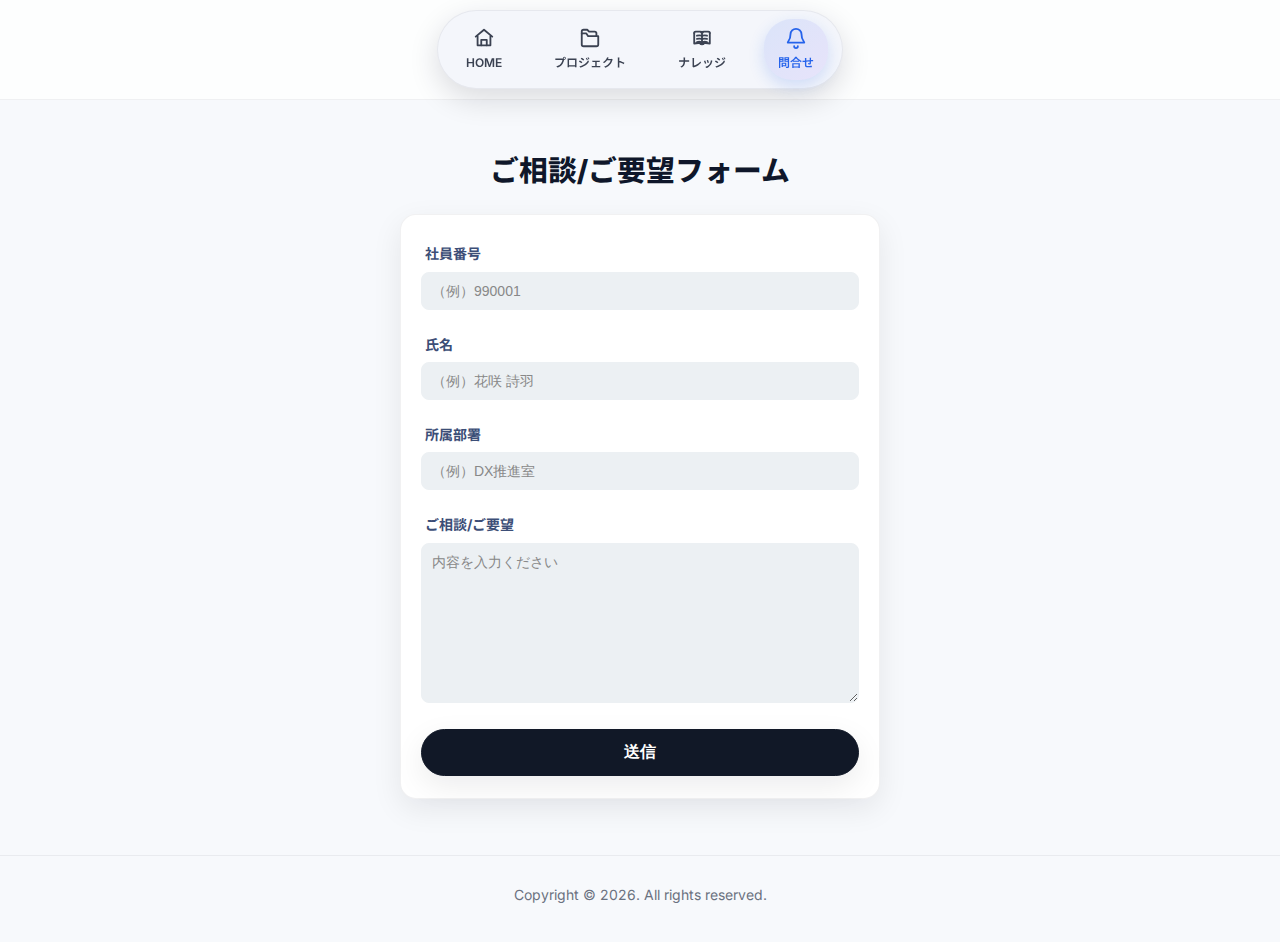
<file: form.html>
<!DOCTYPE html>
<html lang="ja">
<head>
  <meta charset="UTF-8" />
  <meta name="viewport" content="width=device-width,initial-scale=1" />
  <title>ご相談/ご要望フォーム</title>
  <link rel="preconnect" href="https://fonts.googleapis.com">
  <link rel="preconnect" href="https://fonts.gstatic.com" crossorigin>
  <link href="https://fonts.googleapis.com/css2?family=Inter:wght@400;500;600;700;800&family=Noto+Sans+JP:wght@400;500;700;900&display=swap" rel="stylesheet">
  <link rel="stylesheet" href="form_style.css">
</head>
<body>

  <!-- ===== Top Navigation (TOPと同デザインの簡易版) ===== -->
  <div class="topnav-wrap">
    <nav class="topnav container">
      <div class="pill" id="magnet">
        <!-- hrefは実際のTOP/各ページに合わせて調整してください -->
        <a class="nav-item" href="index.html" aria-current="page">
          <span class="nav-ico" aria-hidden="true">
            <svg viewBox="0 0 24 24" width="22" height="22" fill="none" stroke="currentColor" stroke-width="2" stroke-linecap="round" stroke-linejoin="round"><path d="M3 10.5 12 3l9 7.5"/><path d="M5 10v10h14V10"/><path d="M9 20v-6h6v6"/></svg>
          </span>
          <span>HOME</span>
        </a>
        <a class="nav-item" href="project-overview.html">
          <span class="nav-ico" aria-hidden="true">
            <svg viewBox="0 0 24 24" width="22" height="22" fill="none" stroke="currentColor" stroke-width="2" stroke-linecap="round" stroke-linejoin="round"><path d="M3 7h5l2 3h11v9a2 2 0 0 1-2 2H5a2 2 0 0 1-2-2z"/><path d="M3 7V5a2 2 0 0 1 2-2h4l2 2h6a2 2 0 0 1 2 2v3"/></svg>
          </span>
          <span>プロジェクト</span>
        </a>
        <a class="nav-item" href="index.html#narrative">
          <span class="nav-ico" aria-hidden="true">
            <svg viewBox="0 0 24 24" width="22" height="22" fill="none" stroke="currentColor" stroke-width="2" stroke-linecap="round" stroke-linejoin="round">
              <path d="M3.5 6.5V18c4-.9 7-.9 10 .6"/><path d="M3.5 6.5C3.5 5.7 4.2 5 5 5h5c1.2 0 2.3.4 3 1"/>
              <path d="M20.5 6.5V18c-4-.9-7-.9-10 .6"/><path d="M20.5 6.5C20.5 5.7 19.8 5 19 5h-5c-1.2 0-2.3.4-3 1"/>
              <path d="M12 6v13"/><path d="M6.5 9.5c1.7-.5 3.3-.5 5 0"/><path d="M6.5 13c1.7-.5 3.3-.5 5 0"/><path d="M6.5 16.5c1.7-.5 3.3-.5 5 0"/><path d="M12.5 9.5c1.7-.5 3.3-.5 5 0"/><path d="M12.5 13c1.7-.5 3.3-.5 5 0"/><path d="M12.5 16.5c1.7-.5 3.3-.5 5 0"/>
            </svg>
          </span>
          <span>ナレッジ</span>
        </a>
        <a class="nav-item active" href="form.html">
          <span class="nav-ico" aria-hidden="true">
            <svg viewBox="0 0 24 24" width="22" height="22" fill="none" stroke="currentColor" stroke-width="2" stroke-linecap="round" stroke-linejoin="round"><path d="M6 8a6 6 0 1 1 12 0c0 7 3 7 3 9H3c0-2 3-2 3-9"/><path d="M10 21a2 2 0 0 0 4 0"/></svg>
          </span>
          <span>問合せ</span>
        </a>
      </div>
    </nav>
  </div>

  <!-- ===== Main ===== -->
  <main class="container">
    <h2 class="form-title">ご相談/ご要望フォーム</h2>

    <form 
      id="contactForm"
      action="https://docs.google.com/forms/u/0/d/e/1FAIpQLSeDwjKm_8naSOG4VbMcsxKIEKcFzQKLn_CNjanvHVF0347CSw/formResponse"
      method="POST"
      class="c-form card"
      target="hidden_iframe"
      onsubmit="submitted=true;"
    >
      <div class="c-form__item">
        <label class="c-form__label" for="field-empcode">社員番号</label>
        <input
          name="entry.1696159737"
          class="c-form__input"
          id="field-empcode"
          placeholder="（例）990001"
          type="text"
          required="required"
        />
      </div>

      <div class="c-form__item">
        <label class="c-form__label" for="field-name">氏名</label>
        <input
          name="entry.279570395"
          class="c-form__input"
          id="field-name"
          placeholder="（例）花咲 詩羽"
          type="text"
          required="required"
        />
      </div>

      <div class="c-form__item">
        <label class="c-form__label" for="field-division">所属部署</label>
        <input
          name="entry.2067136364"
          class="c-form__input"
          id="field-division"
          placeholder="（例）DX推進室"
          type="text"
          required="required"
        />
      </div>

      <div class="c-form__item">
        <label class="c-form__label" for="field-message">ご相談/ご要望</label>
        <textarea
          name="entry.879531967"
          class="c-form__input"
          id="field-message"
          placeholder="内容を入力ください"
        ></textarea>
      </div>

      <div class="c-form__submit">
        <button type="submit" class="btn">送信</button>
      </div>
    </form>

    <!-- Googleフォームの応答を隠すためのiframe -->
    <iframe name="hidden_iframe" style="display:none;"></iframe>
  </main>

  <!-- ===== Footer ===== -->
  <footer class="site-footer">
    <div class="container">Copyright © <span id="year"></span>. All rights reserved.</div>
  </footer>

  <script>
    // 送信後Thanksへ
    let submitted = false;
    document.querySelector("iframe[name='hidden_iframe']").addEventListener("load", function() {
      if (submitted) {
        window.location.href = "thanks.html";
      }
    });
    // 年
    document.getElementById('year').textContent = new Date().getFullYear();

    // 簡易マグネット（視覚だけ）
    (function(){
      const wrap=document.getElementById('magnet');
      if(!wrap) return;
      const items=[...wrap.querySelectorAll('.nav-item')];
      wrap.addEventListener('mousemove', e=>{
        const rect = wrap.getBoundingClientRect();
        const mx = e.clientX - rect.left, my = e.clientY - rect.top;
        items.forEach(it=>{
          const r = it.getBoundingClientRect();
          const cx = r.left - rect.left + r.width/2;
          const cy = r.top  - rect.top  + r.height/2;
          const dx = (mx-cx)/r.width, dy=(my-cy)/r.height;
          it.style.transform = `translate(${dx*6}px,${dy*6}px)`;
        });
      });
      wrap.addEventListener('mouseleave', ()=>items.forEach(it=>it.style.transform=''));
    })();
  </script>
</body>
</html>
</file>
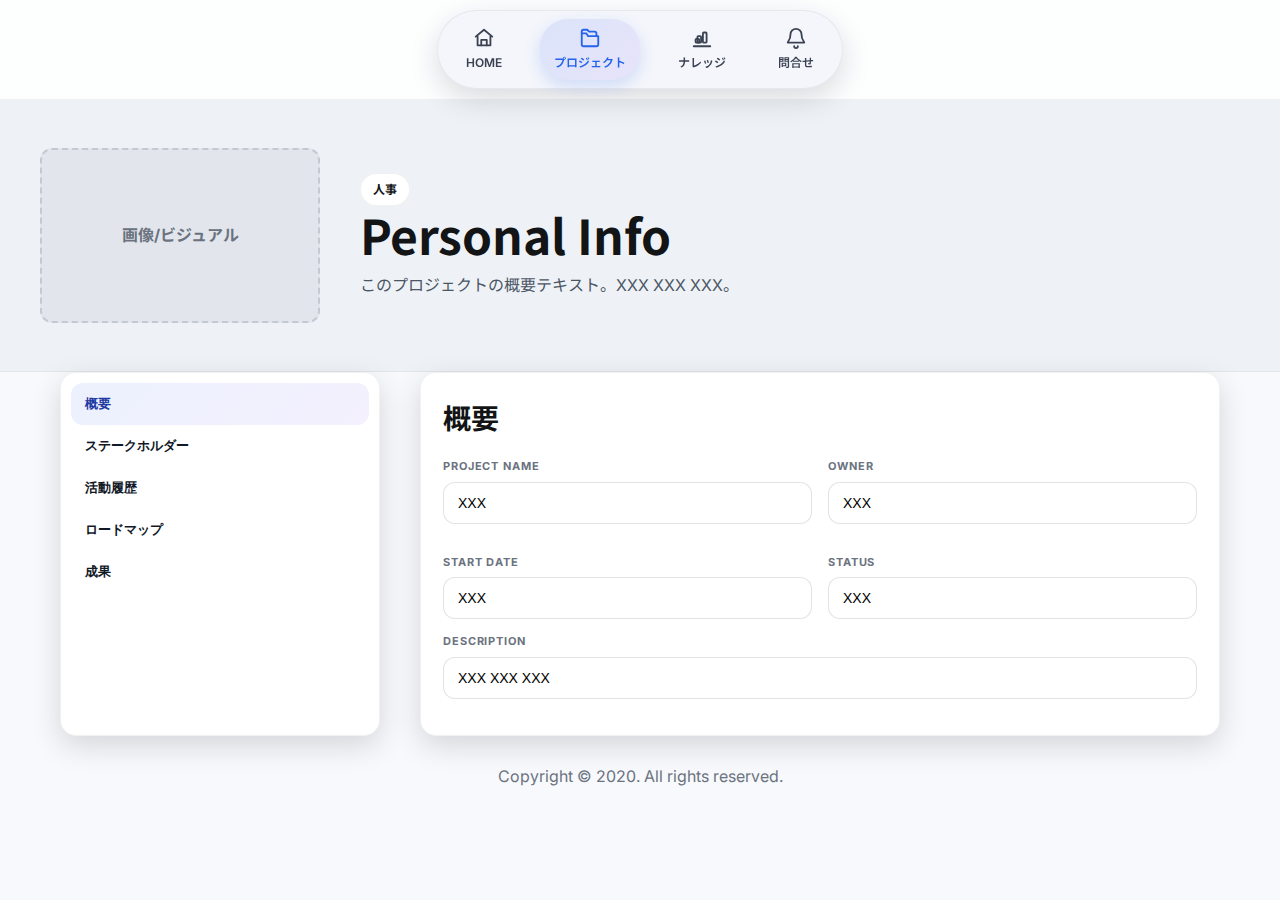
<file: project-personal-info.html>
<!doctype html>
<html lang="ja">
<head>
  <meta charset="utf-8" />
  <meta name="viewport" content="width=device-width, initial-scale=1" />
  <title>Personal Info | DX推進ポータル</title>
  <meta name="description" content="プロジェクト詳細 - Personal Info" />
  <link rel="preconnect" href="https://fonts.googleapis.com">
  <link rel="preconnect" href="https://fonts.gstatic.com" crossorigin>
  <link href="https://fonts.googleapis.com/css2?family=Inter:wght@400;500;600;700;800&family=Noto+Sans+JP:wght@400;500;700;900&display=swap" rel="stylesheet">
  <style>
    /* ==== base (index.html と同じ) ==== */
    :root{--bg:#0b0f1a;--surface:#ffffff;--text:#121416;--muted:#6b7280;--brand:#2563eb;--brand-2:#8b5cf6;--shadow:0 10px 30px rgba(2,6,23,.14);--radius:16px}
    *{box-sizing:border-box} html,body{margin:0;padding:0}
    body{font-family:"Inter","Noto Sans JP",system-ui,-apple-system,Segoe UI,Roboto,Helvetica,Arial,"Apple Color Emoji","Segoe UI Emoji";color:var(--text);background:#f7f9fc;line-height:1.6}
    a{color:inherit;text-decoration:none} .container{max-width:1200px;margin:0 auto;padding:0 20px}
    .topnav-wrap{position:sticky;top:0;z-index:50;background:rgba(255,255,255,.75);backdrop-filter: blur(10px);border-bottom:1px solid rgba(15,23,42,.06)}
    .topnav{display:flex;gap:14px;align-items:center;justify-content:center;padding:10px 8px}
    .pill{display:flex;gap:24px;align-items:center;justify-content:center;background:#f4f6fb;border:1px solid rgba(15,23,42,.06);border-radius:46px;padding:8px 14px;box-shadow:var(--shadow)}
    .nav-item{display:flex;flex-direction:column;align-items:center;gap:4px;padding:8px 14px;border-radius:28px;font-size:12px;color:#3b4252;font-weight:600;transition: all .2s ease}
    .nav-item:hover{background:#fff} .nav-item.active{background:linear-gradient(135deg,rgba(37,99,235,.12),rgba(139,92,246,.12));color:var(--brand);box-shadow:0 6px 16px rgba(37,99,235,.18)}
    .nav-ico{width:22px;height:22px;display:grid;place-items:center}
    footer{padding:28px 0 56px;color:#6b7280;text-align:center}

    /* ==== sub hero ==== */
    .subhero{background:#eef2f6;border-bottom:1px solid rgba(15,23,42,.06)}
    .subhero-inner{display:grid;grid-template-columns:280px 1fr;gap:40px;align-items:center;padding:48px 0}
    .placeholder{width:100%;aspect-ratio:16/10;border-radius:12px;background:#959dad22;border:2px dashed #959dad66;display:grid;place-items:center;color:#6b7280;font-weight:700}
    .lead h1{font-family:"Noto Sans JP";font-size:48px;line-height:1.2;margin:0 0 10px}
    .lead p{color:#4b5563;margin:0}
    .chip{display:inline-flex;align-items:center;gap:8px;padding:6px 12px;border-radius:999px;background:#fff;border:1px solid rgba(15,23,42,.06);font-size:12px;font-weight:700}

    /* ==== main grid ==== */
    main{padding:56px 0}
    .detail-grid{display:grid;grid-template-columns:320px 1fr;gap:40px}
    .card{background:#fff;border:1px solid rgba(15,23,42,.06);border-radius:16px;box-shadow:var(--shadow)}

    /* ==== sidenav (tab) ==== */
    .sidenav{padding:10px}
    .sidenav button{
      width:100%; display:flex; align-items:center; gap:10px;
      padding:12px 14px; border-radius:12px; color:#111827; font-weight:600;
      background:transparent; border:none; text-align:left; cursor:pointer;
    }
    .sidenav button:hover{background:#f3f4f6}
    .sidenav button[aria-selected="true"]{
      background:linear-gradient(135deg,rgba(37,99,235,.09),rgba(139,92,246,.09));color:#1f3aa2
    }
    .sidenav .icon{width:18px;height:18px;opacity:.8}

    /* ==== content ==== */
    h2{font-family:"Noto Sans JP";font-size:28px;margin:0 0 18px}
    .section{padding:22px}
    .section + .section{border-top:1px dashed rgba(15,23,42,.08)}
    .tabpanel{display:block}
    .tabpanel.hidden{display:none}

    /* ==== form ==== */
    .grid-2{display:grid;grid-template-columns:1fr 1fr;gap:16px}
    label{display:block;font-size:11px;letter-spacing:.08em;color:#6b7280;margin:0 0 6px;font-weight:700}
    .input{width:100%;padding:12px 14px;border-radius:12px;border:1px solid rgba(15,23,42,.12);background:#fff;font-size:14px}
    .input:focus{outline:none;box-shadow:0 0 0 3px rgba(37,99,235,.25)}
    .input-group{margin-bottom:14px}
    .actions{display:flex;gap:12px;margin-top:12px}
    .btn{display:inline-flex;align-items:center;gap:8px;padding:10px 16px;border-radius:999px;background:#111827;color:#fff;font-weight:700;border:none;cursor:pointer}
    .btn-light{background:#fff;color:#111827;border:1px solid rgba(15,23,42,.12)}
    .verify{white-space:nowrap}

    /* responsive */
    @media (max-width: 980px){
      .subhero-inner{grid-template-columns:1fr;gap:24px}
      .detail-grid{grid-template-columns:1fr}
    }
  </style>
</head>
<body>
  <!-- ==== Header（indexと同じ） ==== -->
  <div class="topnav-wrap">
    <nav class="topnav container">
      <div class="pill">
        <a class="nav-item" href="index.html">
          <span class="nav-ico" aria-hidden="true">
            <svg viewBox="0 0 24 24" fill="none" stroke="currentColor" stroke-width="2" stroke-linecap="round" stroke-linejoin="round" width="22" height="22"><path d="M3 10.5 12 3l9 7.5"/><path d="M5 10v10h14V10"/><path d="M9 20v-6h6v6"/></svg>
          </span>
          <span>HOME</span>
        </a>
        <a class="nav-item active" href="index.html#projects">
          <span class="nav-ico" aria-hidden="true">
            <svg viewBox="0 0 24 24" fill="none" stroke="currentColor" stroke-width="2" stroke-linecap="round" stroke-linejoin="round"><path d="M3 7h5l2 3h11v9a2 2 0 0 1-2 2H5a2 2 0 0 1-2-2z"/><path d="M3 7V5a2 2 0 0 1 2-2h4l2 2h6a2 2 0 0 1 2 2v3"/></svg>
          </span>
          <span>プロジェクト</span>
        </a>
        <a class="nav-item" href="index.html#narrative">
          <span class="nav-ico" aria-hidden>
            <svg viewBox="0 0 24 24" fill="none" stroke="currentColor" stroke-width="2" stroke-linecap="round" stroke-linejoin="round"><path d="M3 21h18"/><rect x="7" y="10" width="4" height="7" rx="1"/><rect x="13" y="6" width="4" height="11" rx="1"/><rect x="1" y="13" width="4" height="4" rx="1" transform="translate(4 0)"/></svg>
          </span>
          <span>ナレッジ</span>
        </a>
        <a class="nav-item" href="index.html#contact">
          <span class="nav-ico" aria-hidden>
            <svg viewBox="0 0 24 24" fill="none" stroke="currentColor" stroke-width="2" stroke-linecap="round" stroke-linejoin="round"><path d="M6 8a6 6 0 1 1 12 0c0 7 3 7 3 9H3c0-2 3-2 3-9"/><path d="M10 21a2 2 0 0 0 4 0"/></svg>
          </span>
          <span>問合せ</span>
        </a>
      </div>
    </nav>
  </div>

  <!-- ==== Sub hero ==== -->
  <section class="subhero">
    <div class="container subhero-inner">
      <div class="placeholder" aria-hidden="true">
        <div>画像/ビジュアル</div>
      </div>
      <div class="lead">
        <div class="chip">人事</div>
        <h1>Personal Info</h1>
        <p>このプロジェクトの概要テキスト。XXX XXX XXX。</p>
      </div>
    </div>
  </section>

  <!-- ==== Main ==== -->
  <main class="container">
    <div class="detail-grid">
      <!-- left: sidenav / tablist -->
      <aside class="card">
        <nav class="sidenav" role="tablist" aria-label="Project sections">
          <!-- 順番: 概要 / ステークホルダー / 活動履歴 / ロードマップ / 成果 -->
          <button type="button" role="tab" aria-selected="true" aria-controls="tab-overview"  id="tabbtn-overview"  data-target="tab-overview">概要</button>
          <button type="button" role="tab" aria-selected="false" aria-controls="tab-stake"     id="tabbtn-stake"     data-target="tab-stake">ステークホルダー</button>
          <button type="button" role="tab" aria-selected="false" aria-controls="tab-activity"  id="tabbtn-activity"  data-target="tab-activity">活動履歴</button>
          <button type="button" role="tab" aria-selected="false" aria-controls="tab-roadmap"   id="tabbtn-roadmap"   data-target="tab-roadmap">ロードマップ</button>
          <button type="button" role="tab" aria-selected="false" aria-controls="tab-outcome"   id="tabbtn-outcome"   data-target="tab-outcome">成果</button>
        </nav>
      </aside>

      <!-- right: tabpanels -->
      <section class="card">
        <!-- 概要（フォーム構成／値はXXX） -->
        <div class="section tabpanel" id="tab-overview" role="tabpanel" aria-labelledby="tabbtn-overview">
          <h2>概要</h2>
          <div class="grid-2">
            <div class="input-group">
              <label>PROJECT NAME</label>
              <input class="input" value="XXX" />
            </div>
            <div class="input-group">
              <label>OWNER</label>
              <input class="input" value="XXX" />
            </div>
            <div class="input-group">
              <label>START DATE</label>
              <input class="input" value="XXX" />
            </div>
            <div class="input-group">
              <label>STATUS</label>
              <input class="input" value="XXX" />
            </div>
          </div>
          <div class="input-group">
            <label>DESCRIPTION</label>
            <input class="input" value="XXX XXX XXX" />
          </div>
        </div>

        <!-- ステークホルダー（元のフォーム） -->
        <div class="section tabpanel hidden" id="tab-stake" role="tabpanel" aria-labelledby="tabbtn-stake">
          <h2>ステークホルダー</h2>
          <div class="grid-2">
            <div class="input-group">
              <label>DISPLAY NAME</label>
              <input class="input" placeholder="Enter your display name" />
            </div>
            <div class="input-group">
              <label>REAL NAME</label>
              <input class="input" value="PHAM TRAN LAN CAM NGOC" />
            </div>
            <div class="input-group">
              <label>PHONE</label>
              <input class="input" placeholder="Phone number" />
            </div>
            <div class="input-group">
              <label>EMAIL</label>
              <input class="input" value="sunieux@gmail.com" />
            </div>
          </div>

          <h2>Social</h2>
          <div class="grid-2">
            <div class="input-group">
              <label>WEBSITE</label>
              <input class="input" placeholder="Your site URL" />
            </div>
            <div class="input-group" style="display:flex; gap:8px; align-items:flex-end">
              <div style="flex:1">
                <label>TWITTER</label>
                <input class="input" placeholder="@twitter username" />
              </div>
              <button class="btn btn-light verify">Verify account</button>
            </div>
          </div>
          <div class="actions">
            <button class="btn">Save changes</button>
            <button class="btn btn-light">Cancel</button>
          </div>
        </div>

        <!-- 活動履歴（ステークホルダーと同じ項目構成／値はXXX） -->
        <div class="section tabpanel hidden" id="tab-activity" role="tabpanel" aria-labelledby="tabbtn-activity">
          <h2>活動履歴</h2>
          <div class="grid-2">
            <div class="input-group">
              <label>DISPLAY NAME</label>
              <input class="input" value="XXX" />
            </div>
            <div class="input-group">
              <label>REAL NAME</label>
              <input class="input" value="XXX" />
            </div>
            <div class="input-group">
              <label>PHONE</label>
              <input class="input" value="XXX" />
            </div>
            <div class="input-group">
              <label>EMAIL</label>
              <input class="input" value="XXX" />
            </div>
          </div>

          <h2>Social</h2>
          <div class="grid-2">
            <div class="input-group">
              <label>WEBSITE</label>
              <input class="input" value="XXX" />
            </div>
            <div class="input-group" style="display:flex; gap:8px; align-items:flex-end">
              <div style="flex:1">
                <label>TWITTER</label>
                <input class="input" value="XXX" />
              </div>
              <button class="btn btn-light verify">Verify account</button>
            </div>
          </div>
          <div class="actions">
            <button class="btn">Save changes</button>
            <button class="btn btn-light">Cancel</button>
          </div>
        </div>

        <!-- ロードマップ（簡易プレースホルダ） -->
        <div class="section tabpanel hidden" id="tab-roadmap" role="tabpanel" aria-labelledby="tabbtn-roadmap">
          <h2>ロードマップ</h2>
          <div class="grid-2">
            <div class="input-group"><label>Q1</label><input class="input" value="XXX" /></div>
            <div class="input-group"><label>Q2</label><input class="input" value="XXX" /></div>
            <div class="input-group"><label>Q3</label><input class="input" value="XXX" /></div>
            <div class="input-group"><label>Q4</label><input class="input" value="XXX" /></div>
          </div>
        </div>

        <!-- 成果（簡易プレースホルダ） -->
        <div class="section tabpanel hidden" id="tab-outcome" role="tabpanel" aria-labelledby="tabbtn-outcome">
          <h2>成果</h2>
          <div class="grid-2">
            <div class="input-group"><label>KPI-1</label><input class="input" value="XXX" /></div>
            <div class="input-group"><label>KPI-2</label><input class="input" value="XXX" /></div>
            <div class="input-group"><label>Deliverable</label><input class="input" value="XXX" /></div>
            <div class="input-group"><label>Notes</label><input class="input" value="XXX" /></div>
          </div>
        </div>
      </section>
    </div>
  </main>

  <!-- ==== Footer ==== -->
  <footer>
    <div class="container">Copyright © 2020. All rights reserved.</div>
  </footer>

  <!-- ==== Tab Switcher ==== -->
  <script>
    // タブ切り替え（アクセシブル）
    const buttons = document.querySelectorAll('[role="tab"]');
    const panels  = document.querySelectorAll('.tabpanel');
    function activate(id){
      panels.forEach(p => p.classList.toggle('hidden', p.id !== id));
      buttons.forEach(b => {
        const on = b.dataset.target === id;
        b.setAttribute('aria-selected', on ? 'true' : 'false');
      });
    }
    buttons.forEach(btn => {
      btn.addEventListener('click', () => activate(btn.dataset.target));
      btn.addEventListener('keydown', e => {
        // ←→キーで移動
        if(e.key === 'ArrowDown' || e.key === 'ArrowRight'){ e.preventDefault();
          const next = btn.nextElementSibling || buttons[0]; next.focus();
        }
        if(e.key === 'ArrowUp' || e.key === 'ArrowLeft'){ e.preventDefault();
          const prev = btn.previousElementSibling || buttons[buttons.length-1]; prev.focus();
        }
      });
    });
    // 初期表示
    activate('tab-overview');
  </script>
</body>
</html>
</file>
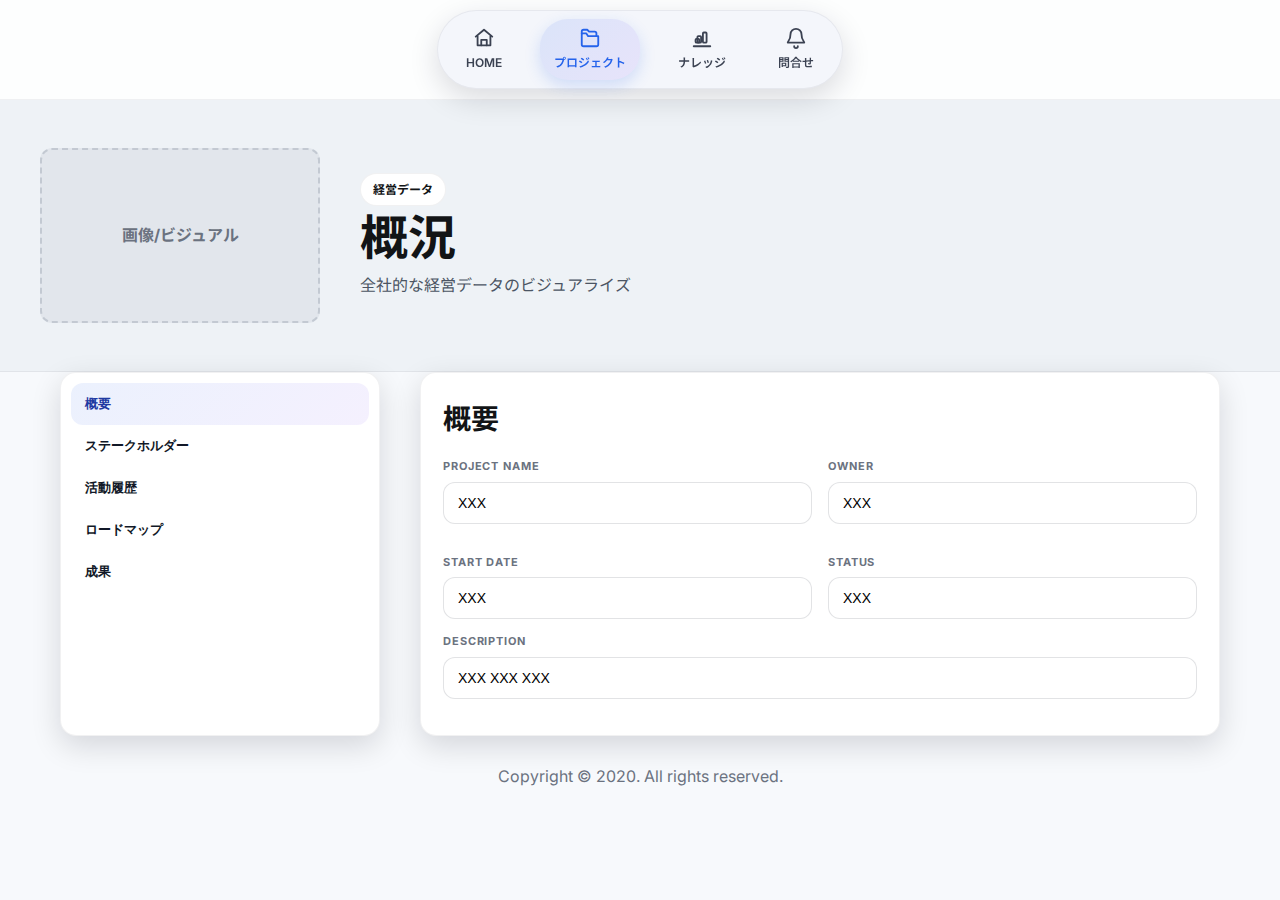
<file: project_overview.html>
<!doctype html>
<html lang="ja">
<head>
  <meta charset="utf-8" />
  <meta name="viewport" content="width=device-width, initial-scale=1" />
  <title>overview | DX推進ポータル</title>
  <meta name="description" content="プロジェクト詳細 - overview" />
  <link rel="preconnect" href="https://fonts.googleapis.com">
  <link rel="preconnect" href="https://fonts.gstatic.com" crossorigin>
  <link href="https://fonts.googleapis.com/css2?family=Inter:wght@400;500;600;700;800&family=Noto+Sans+JP:wght@400;500;700;900&display=swap" rel="stylesheet">
  <style>
    /* ==== base (index.html と同じ) ==== */
    :root{--bg:#0b0f1a;--surface:#ffffff;--text:#121416;--muted:#6b7280;--brand:#2563eb;--brand-2:#8b5cf6;--shadow:0 10px 30px rgba(2,6,23,.14);--radius:16px}
    *{box-sizing:border-box} html,body{margin:0;padding:0}
    body{font-family:"Inter","Noto Sans JP",system-ui,-apple-system,Segoe UI,Roboto,Helvetica,Arial,"Apple Color Emoji","Segoe UI Emoji";color:var(--text);background:#f7f9fc;line-height:1.6}
    a{color:inherit;text-decoration:none} .container{max-width:1200px;margin:0 auto;padding:0 20px}
    .topnav-wrap{position:sticky;top:0;z-index:50;background:rgba(255,255,255,.75);backdrop-filter: blur(10px);border-bottom:1px solid rgba(15,23,42,.06)}
    .topnav{display:flex;gap:14px;align-items:center;justify-content:center;padding:10px 8px}
    .pill{display:flex;gap:24px;align-items:center;justify-content:center;background:#f4f6fb;border:1px solid rgba(15,23,42,.06);border-radius:46px;padding:8px 14px;box-shadow:var(--shadow)}
    .nav-item{display:flex;flex-direction:column;align-items:center;gap:4px;padding:8px 14px;border-radius:28px;font-size:12px;color:#3b4252;font-weight:600;transition: all .2s ease}
    .nav-item:hover{background:#fff} .nav-item.active{background:linear-gradient(135deg,rgba(37,99,235,.12),rgba(139,92,246,.12));color:var(--brand);box-shadow:0 6px 16px rgba(37,99,235,.18)}
    .nav-ico{width:22px;height:22px;display:grid;place-items:center}
    footer{padding:28px 0 56px;color:#6b7280;text-align:center}

    /* ==== sub hero ==== */
    .subhero{background:#eef2f6;border-bottom:1px solid rgba(15,23,42,.06)}
    .subhero-inner{display:grid;grid-template-columns:280px 1fr;gap:40px;align-items:center;padding:48px 0}
    .placeholder{width:100%;aspect-ratio:16/10;border-radius:12px;background:#959dad22;border:2px dashed #959dad66;display:grid;place-items:center;color:#6b7280;font-weight:700}
    .lead h1{font-family:"Noto Sans JP";font-size:48px;line-height:1.2;margin:0 0 10px}
    .lead p{color:#4b5563;margin:0}
    .chip{display:inline-flex;align-items:center;gap:8px;padding:6px 12px;border-radius:999px;background:#fff;border:1px solid rgba(15,23,42,.06);font-size:12px;font-weight:700}

    /* ==== main grid ==== */
    main{padding:56px 0}
    .detail-grid{display:grid;grid-template-columns:320px 1fr;gap:40px}
    .card{background:#fff;border:1px solid rgba(15,23,42,.06);border-radius:16px;box-shadow:var(--shadow)}

    /* ==== sidenav (tab) ==== */
    .sidenav{padding:10px}
    .sidenav button{
      width:100%; display:flex; align-items:center; gap:10px;
      padding:12px 14px; border-radius:12px; color:#111827; font-weight:600;
      background:transparent; border:none; text-align:left; cursor:pointer;
    }
    .sidenav button:hover{background:#f3f4f6}
    .sidenav button[aria-selected="true"]{
      background:linear-gradient(135deg,rgba(37,99,235,.09),rgba(139,92,246,.09));color:#1f3aa2
    }
    .sidenav .icon{width:18px;height:18px;opacity:.8}

    /* ==== content ==== */
    h2{font-family:"Noto Sans JP";font-size:28px;margin:0 0 18px}
    .section{padding:22px}
    .section + .section{border-top:1px dashed rgba(15,23,42,.08)}
    .tabpanel{display:block}
    .tabpanel.hidden{display:none}

    /* ==== form ==== */
    .grid-2{display:grid;grid-template-columns:1fr 1fr;gap:16px}
    label{display:block;font-size:11px;letter-spacing:.08em;color:#6b7280;margin:0 0 6px;font-weight:700}
    .input{width:100%;padding:12px 14px;border-radius:12px;border:1px solid rgba(15,23,42,.12);background:#fff;font-size:14px}
    .input:focus{outline:none;box-shadow:0 0 0 3px rgba(37,99,235,.25)}
    .input-group{margin-bottom:14px}
    .actions{display:flex;gap:12px;margin-top:12px}
    .btn{display:inline-flex;align-items:center;gap:8px;padding:10px 16px;border-radius:999px;background:#111827;color:#fff;font-weight:700;border:none;cursor:pointer}
    .btn-light{background:#fff;color:#111827;border:1px solid rgba(15,23,42,.12)}
    .verify{white-space:nowrap}

    /* responsive */
    @media (max-width: 980px){
      .subhero-inner{grid-template-columns:1fr;gap:24px}
      .detail-grid{grid-template-columns:1fr}
    }
  </style>
</head>
<body>
  <!-- ==== Header（indexと同じ） ==== -->
  <div class="topnav-wrap">
    <nav class="topnav container">
      <div class="pill">
        <a class="nav-item" href="index.html">
          <span class="nav-ico" aria-hidden="true">
            <svg viewBox="0 0 24 24" fill="none" stroke="currentColor" stroke-width="2" stroke-linecap="round" stroke-linejoin="round" width="22" height="22"><path d="M3 10.5 12 3l9 7.5"/><path d="M5 10v10h14V10"/><path d="M9 20v-6h6v6"/></svg>
          </span>
          <span>HOME</span>
        </a>
        <a class="nav-item active" href="index.html#projects">
          <span class="nav-ico" aria-hidden="true">
            <svg viewBox="0 0 24 24" fill="none" stroke="currentColor" stroke-width="2" stroke-linecap="round" stroke-linejoin="round"><path d="M3 7h5l2 3h11v9a2 2 0 0 1-2 2H5a2 2 0 0 1-2-2z"/><path d="M3 7V5a2 2 0 0 1 2-2h4l2 2h6a2 2 0 0 1 2 2v3"/></svg>
          </span>
          <span>プロジェクト</span>
        </a>
        <a class="nav-item" href="index.html#narrative">
          <span class="nav-ico" aria-hidden>
            <svg viewBox="0 0 24 24" fill="none" stroke="currentColor" stroke-width="2" stroke-linecap="round" stroke-linejoin="round"><path d="M3 21h18"/><rect x="7" y="10" width="4" height="7" rx="1"/><rect x="13" y="6" width="4" height="11" rx="1"/><rect x="1" y="13" width="4" height="4" rx="1" transform="translate(4 0)"/></svg>
          </span>
          <span>ナレッジ</span>
        </a>
        <a class="nav-item" href="index.html#contact">
          <span class="nav-ico" aria-hidden>
            <svg viewBox="0 0 24 24" fill="none" stroke="currentColor" stroke-width="2" stroke-linecap="round" stroke-linejoin="round"><path d="M6 8a6 6 0 1 1 12 0c0 7 3 7 3 9H3c0-2 3-2 3-9"/><path d="M10 21a2 2 0 0 0 4 0"/></svg>
          </span>
          <span>問合せ</span>
        </a>
      </div>
    </nav>
  </div>

  <!-- ==== Sub hero ==== -->
  <section class="subhero">
    <div class="container subhero-inner">
      <div class="placeholder" aria-hidden="true">
        <div>画像/ビジュアル</div>
      </div>
      <div class="lead">
        <div class="chip">経営データ</div>
        <h1>概況</h1>
        <p>全社的な経営データのビジュアライズ</p>
      </div>
    </div>
  </section>

  <!-- ==== Main ==== -->
  <main class="container">
    <div class="detail-grid">
      <!-- left: sidenav / tablist -->
      <aside class="card">
        <nav class="sidenav" role="tablist" aria-label="Project sections">
          <!-- 順番: 概要 / ステークホルダー / 活動履歴 / ロードマップ / 成果 -->
          <button type="button" role="tab" aria-selected="true" aria-controls="tab-overview"  id="tabbtn-overview"  data-target="tab-overview">概要</button>
          <button type="button" role="tab" aria-selected="false" aria-controls="tab-stake"     id="tabbtn-stake"     data-target="tab-stake">ステークホルダー</button>
          <button type="button" role="tab" aria-selected="false" aria-controls="tab-activity"  id="tabbtn-activity"  data-target="tab-activity">活動履歴</button>
          <button type="button" role="tab" aria-selected="false" aria-controls="tab-roadmap"   id="tabbtn-roadmap"   data-target="tab-roadmap">ロードマップ</button>
          <button type="button" role="tab" aria-selected="false" aria-controls="tab-outcome"   id="tabbtn-outcome"   data-target="tab-outcome">成果</button>
        </nav>
      </aside>

      <!-- right: tabpanels -->
      <section class="card">
        <!-- 概要（フォーム構成／値はXXX） -->
        <div class="section tabpanel" id="tab-overview" role="tabpanel" aria-labelledby="tabbtn-overview">
          <h2>概要</h2>
          <div class="grid-2">
            <div class="input-group">
              <label>PROJECT NAME</label>
              <input class="input" value="XXX" />
            </div>
            <div class="input-group">
              <label>OWNER</label>
              <input class="input" value="XXX" />
            </div>
            <div class="input-group">
              <label>START DATE</label>
              <input class="input" value="XXX" />
            </div>
            <div class="input-group">
              <label>STATUS</label>
              <input class="input" value="XXX" />
            </div>
          </div>
          <div class="input-group">
            <label>DESCRIPTION</label>
            <input class="input" value="XXX XXX XXX" />
          </div>
        </div>

        <!-- ステークホルダー（元のフォーム） -->
        <div class="section tabpanel hidden" id="tab-stake" role="tabpanel" aria-labelledby="tabbtn-stake">
          <h2>ステークホルダー</h2>
          <div class="grid-2">
            <div class="input-group">
              <label>DISPLAY NAME</label>
              <input class="input" placeholder="Enter your display name" />
            </div>
            <div class="input-group">
              <label>REAL NAME</label>
              <input class="input" value="PHAM TRAN LAN CAM NGOC" />
            </div>
            <div class="input-group">
              <label>PHONE</label>
              <input class="input" placeholder="Phone number" />
            </div>
            <div class="input-group">
              <label>EMAIL</label>
              <input class="input" value="sunieux@gmail.com" />
            </div>
          </div>

          <h2>Social</h2>
          <div class="grid-2">
            <div class="input-group">
              <label>WEBSITE</label>
              <input class="input" placeholder="Your site URL" />
            </div>
            <div class="input-group" style="display:flex; gap:8px; align-items:flex-end">
              <div style="flex:1">
                <label>TWITTER</label>
                <input class="input" placeholder="@twitter username" />
              </div>
              <button class="btn btn-light verify">Verify account</button>
            </div>
          </div>
          <div class="actions">
            <button class="btn">Save changes</button>
            <button class="btn btn-light">Cancel</button>
          </div>
        </div>

        <!-- 活動履歴（ステークホルダーと同じ項目構成／値はXXX） -->
        <div class="section tabpanel hidden" id="tab-activity" role="tabpanel" aria-labelledby="tabbtn-activity">
          <h2>活動履歴</h2>
          <div class="grid-2">
            <div class="input-group">
              <label>DISPLAY NAME</label>
              <input class="input" value="XXX" />
            </div>
            <div class="input-group">
              <label>REAL NAME</label>
              <input class="input" value="XXX" />
            </div>
            <div class="input-group">
              <label>PHONE</label>
              <input class="input" value="XXX" />
            </div>
            <div class="input-group">
              <label>EMAIL</label>
              <input class="input" value="XXX" />
            </div>
          </div>

          <h2>Social</h2>
          <div class="grid-2">
            <div class="input-group">
              <label>WEBSITE</label>
              <input class="input" value="XXX" />
            </div>
            <div class="input-group" style="display:flex; gap:8px; align-items:flex-end">
              <div style="flex:1">
                <label>TWITTER</label>
                <input class="input" value="XXX" />
              </div>
              <button class="btn btn-light verify">Verify account</button>
            </div>
          </div>
          <div class="actions">
            <button class="btn">Save changes</button>
            <button class="btn btn-light">Cancel</button>
          </div>
        </div>

        <!-- ロードマップ（簡易プレースホルダ） -->
        <div class="section tabpanel hidden" id="tab-roadmap" role="tabpanel" aria-labelledby="tabbtn-roadmap">
          <h2>ロードマップ</h2>
          <div class="grid-2">
            <div class="input-group"><label>Q1</label><input class="input" value="XXX" /></div>
            <div class="input-group"><label>Q2</label><input class="input" value="XXX" /></div>
            <div class="input-group"><label>Q3</label><input class="input" value="XXX" /></div>
            <div class="input-group"><label>Q4</label><input class="input" value="XXX" /></div>
          </div>
        </div>

        <!-- 成果（簡易プレースホルダ） -->
        <div class="section tabpanel hidden" id="tab-outcome" role="tabpanel" aria-labelledby="tabbtn-outcome">
          <h2>成果</h2>
          <div class="grid-2">
            <div class="input-group"><label>KPI-1</label><input class="input" value="XXX" /></div>
            <div class="input-group"><label>KPI-2</label><input class="input" value="XXX" /></div>
            <div class="input-group"><label>Deliverable</label><input class="input" value="XXX" /></div>
            <div class="input-group"><label>Notes</label><input class="input" value="XXX" /></div>
          </div>
        </div>
      </section>
    </div>
  </main>

  <!-- ==== Footer ==== -->
  <footer>
    <div class="container">Copyright © 2020. All rights reserved.</div>
  </footer>

  <!-- ==== Tab Switcher ==== -->
  <script>
    // タブ切り替え（アクセシブル）
    const buttons = document.querySelectorAll('[role="tab"]');
    const panels  = document.querySelectorAll('.tabpanel');
    function activate(id){
      panels.forEach(p => p.classList.toggle('hidden', p.id !== id));
      buttons.forEach(b => {
        const on = b.dataset.target === id;
        b.setAttribute('aria-selected', on ? 'true' : 'false');
      });
    }
    buttons.forEach(btn => {
      btn.addEventListener('click', () => activate(btn.dataset.target));
      btn.addEventListener('keydown', e => {
        // ←→キーで移動
        if(e.key === 'ArrowDown' || e.key === 'ArrowRight'){ e.preventDefault();
          const next = btn.nextElementSibling || buttons[0]; next.focus();
        }
        if(e.key === 'ArrowUp' || e.key === 'ArrowLeft'){ e.preventDefault();
          const prev = btn.previousElementSibling || buttons[buttons.length-1]; prev.focus();
        }
      });
    });
    // 初期表示
    activate('tab-overview');
  </script>
</body>
</html>
</file>
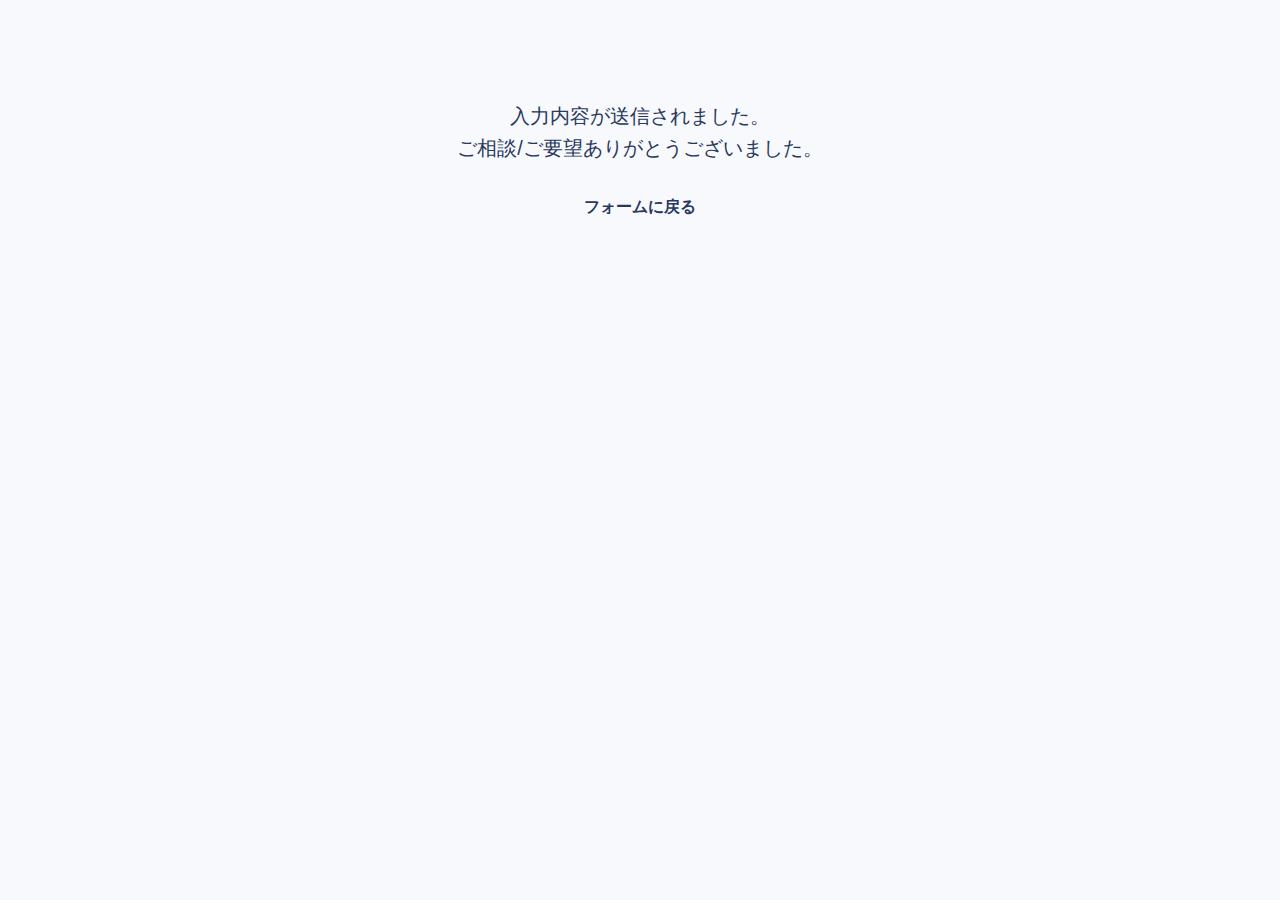
<file: thanks.html>
<!DOCTYPE html>
<html lang="ja">
<head>
  <meta charset="UTF-8">
  <title>送信完了</title>
  <!-- style.css を共通利用 -->
  <link rel="stylesheet" href="form_style.css">
  <style>
    /* サンクスメッセージ専用の追加スタイル */
    body {
      text-align: center;
      margin-top: 100px;
      font-family: sans-serif;
    }
    .thanks-message {
      font-size: 20px;
      color: #28385E;
    }
    .back-link {
      display: inline-block;
      margin-top: 30px;
      color: #28385E;
      text-decoration: none;
      font-weight: bold;
    }
    .back-link:hover {
      text-decoration: underline;
    }
  </style>
</head>
<body>

  <div class="thanks-message">
    入力内容が送信されました。<br>
    ご相談/ご要望ありがとうございました。<br>
  </div>

  <a class="back-link" href="index.html">フォームに戻る</a>

</body>
</html>
</file>
<file: form_style.css>
/* ===== Reset & Base ===== */
* { box-sizing: border-box; }
html, body { margin: 0; padding: 0; }
body {
  font-family: "Inter","Noto Sans JP",system-ui,-apple-system,Segoe UI,Roboto,Helvetica,Arial,"Apple Color Emoji","Segoe UI Emoji";
  color: #121416;
  background: #f7f9fc;
  line-height: 1.6;
  overflow-x: hidden;
}
a { color: inherit; text-decoration: none; }
.container { max-width: 1200px; margin: 0 auto; padding: 0 20px; }

/* ===== Top Nav (TOPページ準拠) ===== */
.topnav-wrap {
  position: sticky; top: 0; z-index: 40;
  background: rgba(255,255,255,.75);
  backdrop-filter: blur(10px);
  border-bottom: 1px solid rgba(15,23,42,.06);
}
.topnav {
  display: flex; gap: 14px; align-items: center; justify-content: center;
  padding: 10px 8px;
}
.pill {
  display: flex; gap: 24px; align-items: center; justify-content: center;
  background: #f4f6fb; border: 1px solid rgba(15,23,42,.06);
  border-radius: 46px; padding: 8px 14px;
  box-shadow: 0 10px 30px rgba(2,6,23,.14);
}
.nav-item {
  display: flex; flex-direction: column; align-items: center; gap: 4px;
  padding: 8px 14px; border-radius: 28px;
  font-size: 12px; color: #3b4252; font-weight: 600;
  transition: transform .2s ease, background .2s ease, box-shadow .2s ease;
}
.nav-item:hover { background: #fff; transform: translateY(-2px); }
.nav-item.active {
  background: linear-gradient(135deg, rgba(37,99,235,.12), rgba(139,92,246,.12));
  color: #2563eb;
  box-shadow: 0 6px 16px rgba(37,99,235,.18);
}
.nav-ico { width: 22px; height: 22px; display: grid; place-items: center; }

/* ===== Form Title ===== */
.form-title {
  margin: 48px auto 20px;
  text-align: center;
  font-size: 1.8rem;
  font-weight: 800;
  color: #0f172a;
}

/* ===== Form (既存デザインを踏襲) ===== */
.c-form {
  max-width: 480px;
  margin: 0 auto 56px;
  background: #fff;
  border: 1px solid rgba(15,23,42,.06);
  border-radius: 16px;
  box-shadow: 0 10px 30px rgba(2,6,23,.08);
  padding: 22px 20px;
}
.c-form__item {
  width: 100%;
  display: flex;
  flex-direction: column;
  margin-bottom: 18px;
}
.c-form__label {
  font-size: 14px;
  font-weight: 700;
  color: #3c4e77;
  align-self: flex-start;
  padding: 6px 4px;
}
.c-form__input {
  font-size: 14px;
  color: #333;
  background-color: #ecf0f3;
  border: solid 1px #ecf0f3;
  border-radius: 8px;
  padding: 10px;
}
.c-form__input:focus-visible {
  outline: #6a91c1 auto 1px;
}
textarea.c-form__input { height: 160px; }
.c-form__input::placeholder {
  font-size: 14px;
  color: #888888;
}
.c-form__submit {
  margin-top: 26px;
  text-align: center;
}
.c-form__submit button {
  width: 100%;
  max-width: 440px;
  font-size: 16px;
  font-weight: 800;
  color: #fff;
  background-color: #111827;
  border: solid 1px #111827;
  border-radius: 999px;
  padding: 12px 16px;
  cursor: pointer;
  box-shadow: 0 10px 30px rgba(2,6,23,.08);
  transition: transform .15s ease, background .2s ease;
}
.c-form__submit button:hover {
  background-color: #3c4e77;
  border-color: #3c4e77;
  transform: translateY(-1px);
}

/* ===== Footer (TOPページ準拠のコピーライト) ===== */
.site-footer {
  padding: 28px 0 36px;
  border-top: 1px solid rgba(15,23,42,.06);
  margin-top: 36px;
}
.site-footer .container {
  color: #6b7280;
  text-align: center;
  font-size: 14px;
}

/* ===== Responsive ===== */
@media (max-width: 560px) {
  .nav-item { gap: 2px; padding: 8px 10px; }
  .nav-ico { width: 20px; height: 20px; }
  .form-title { font-size: 1.5rem; }
  .c-form { margin: 0 16px 48px; padding: 16px; }
}
</file>
